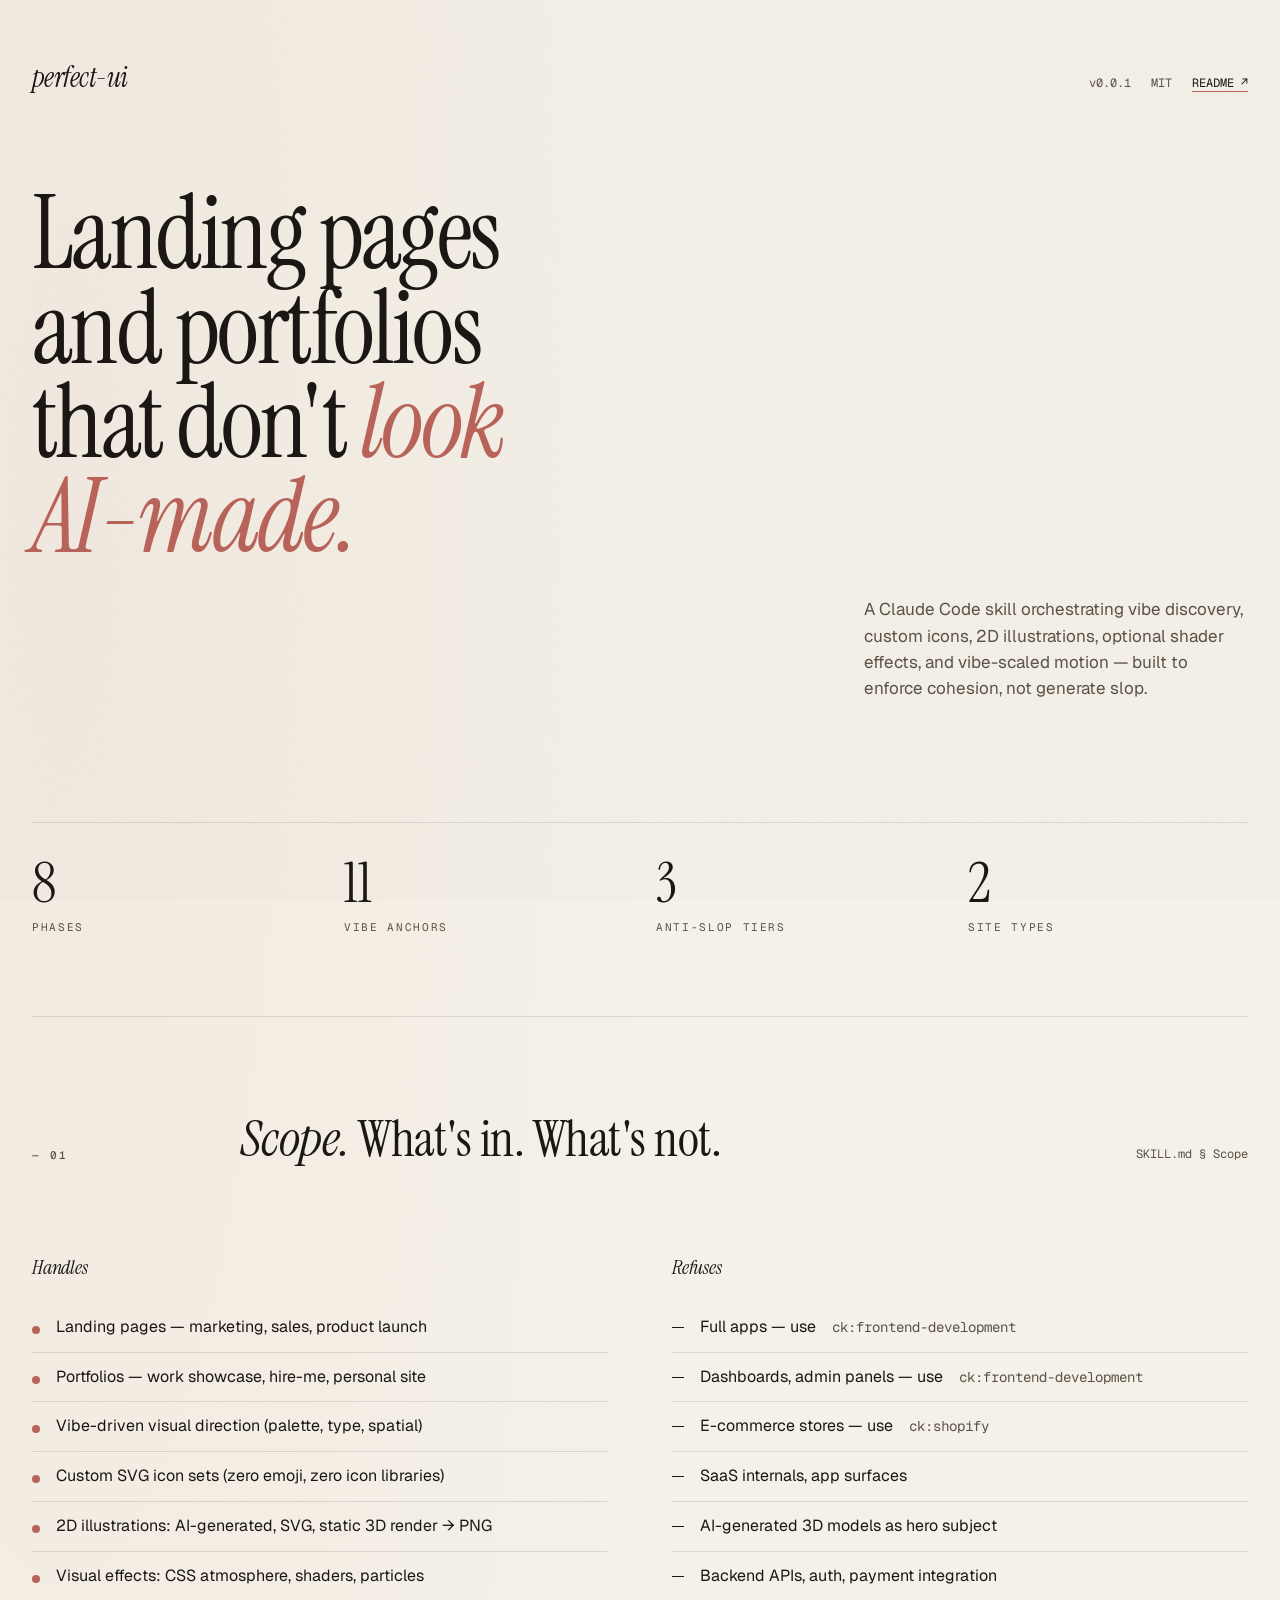
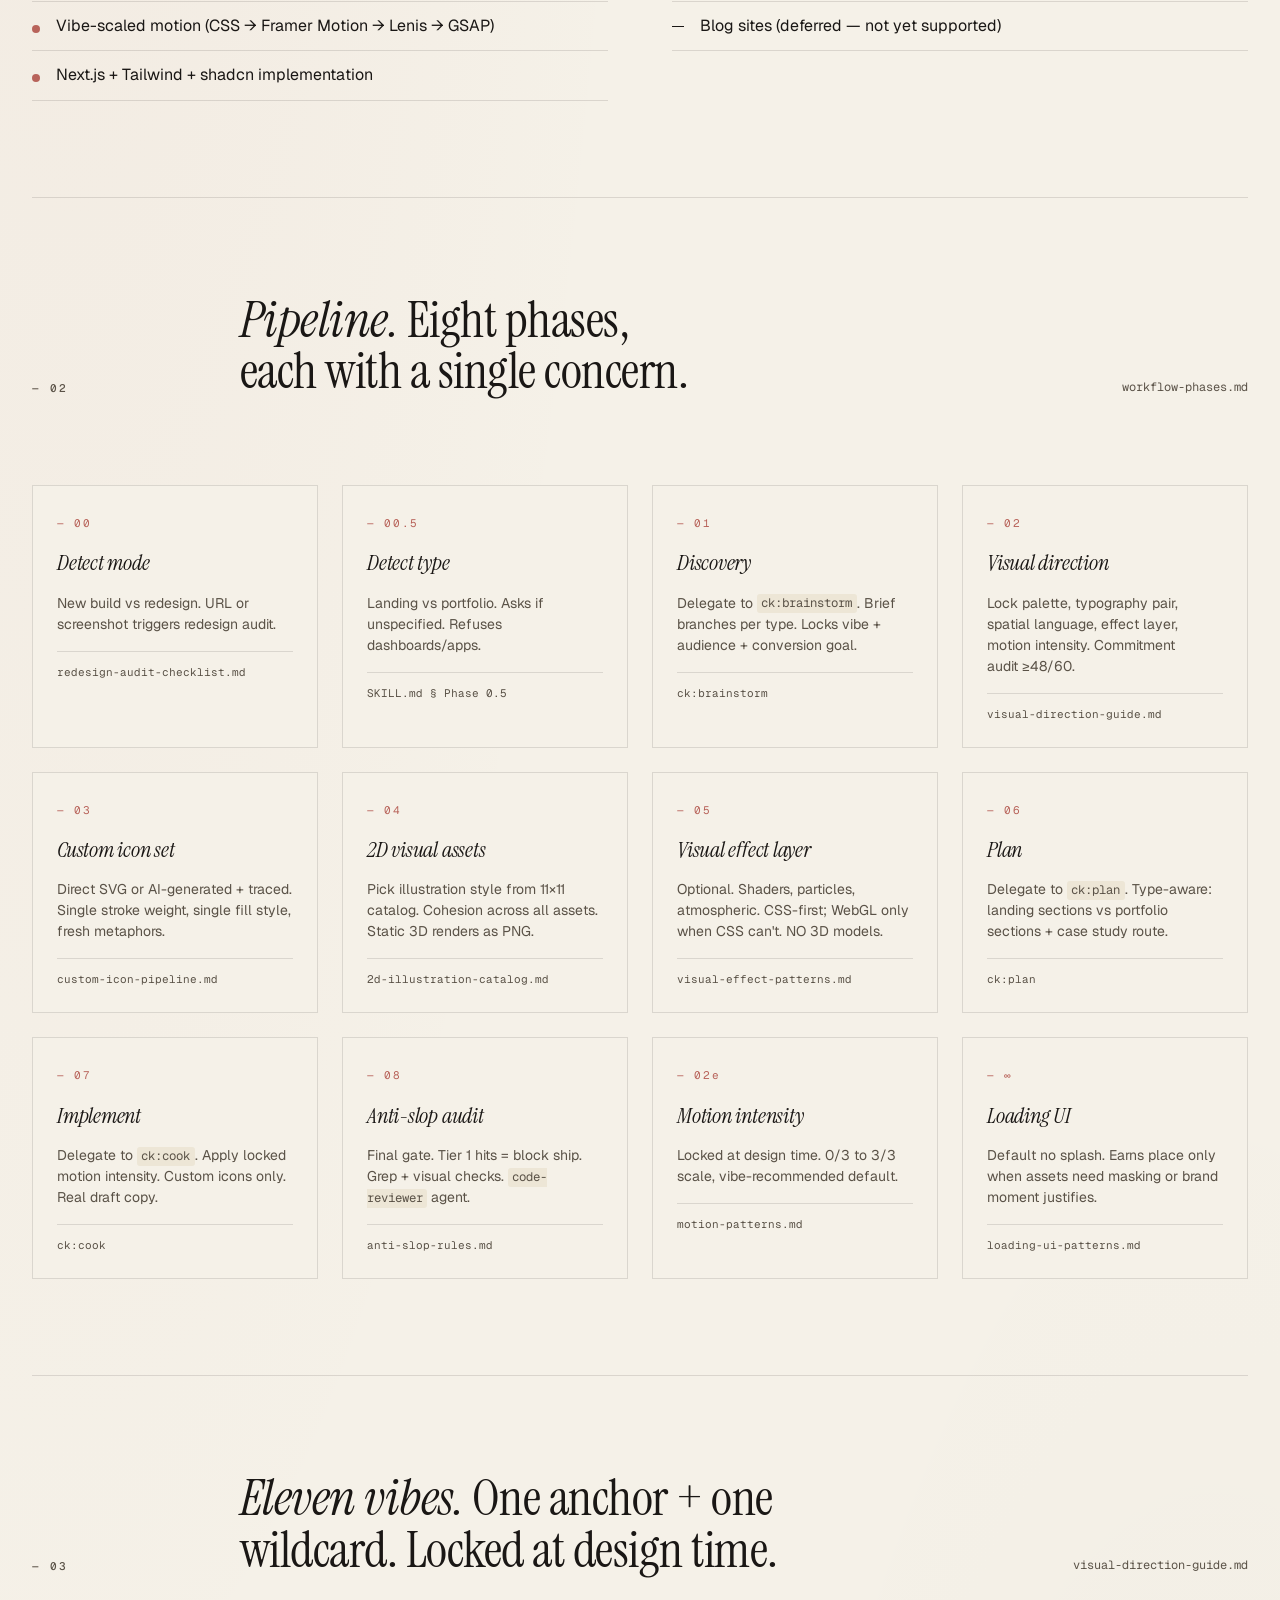
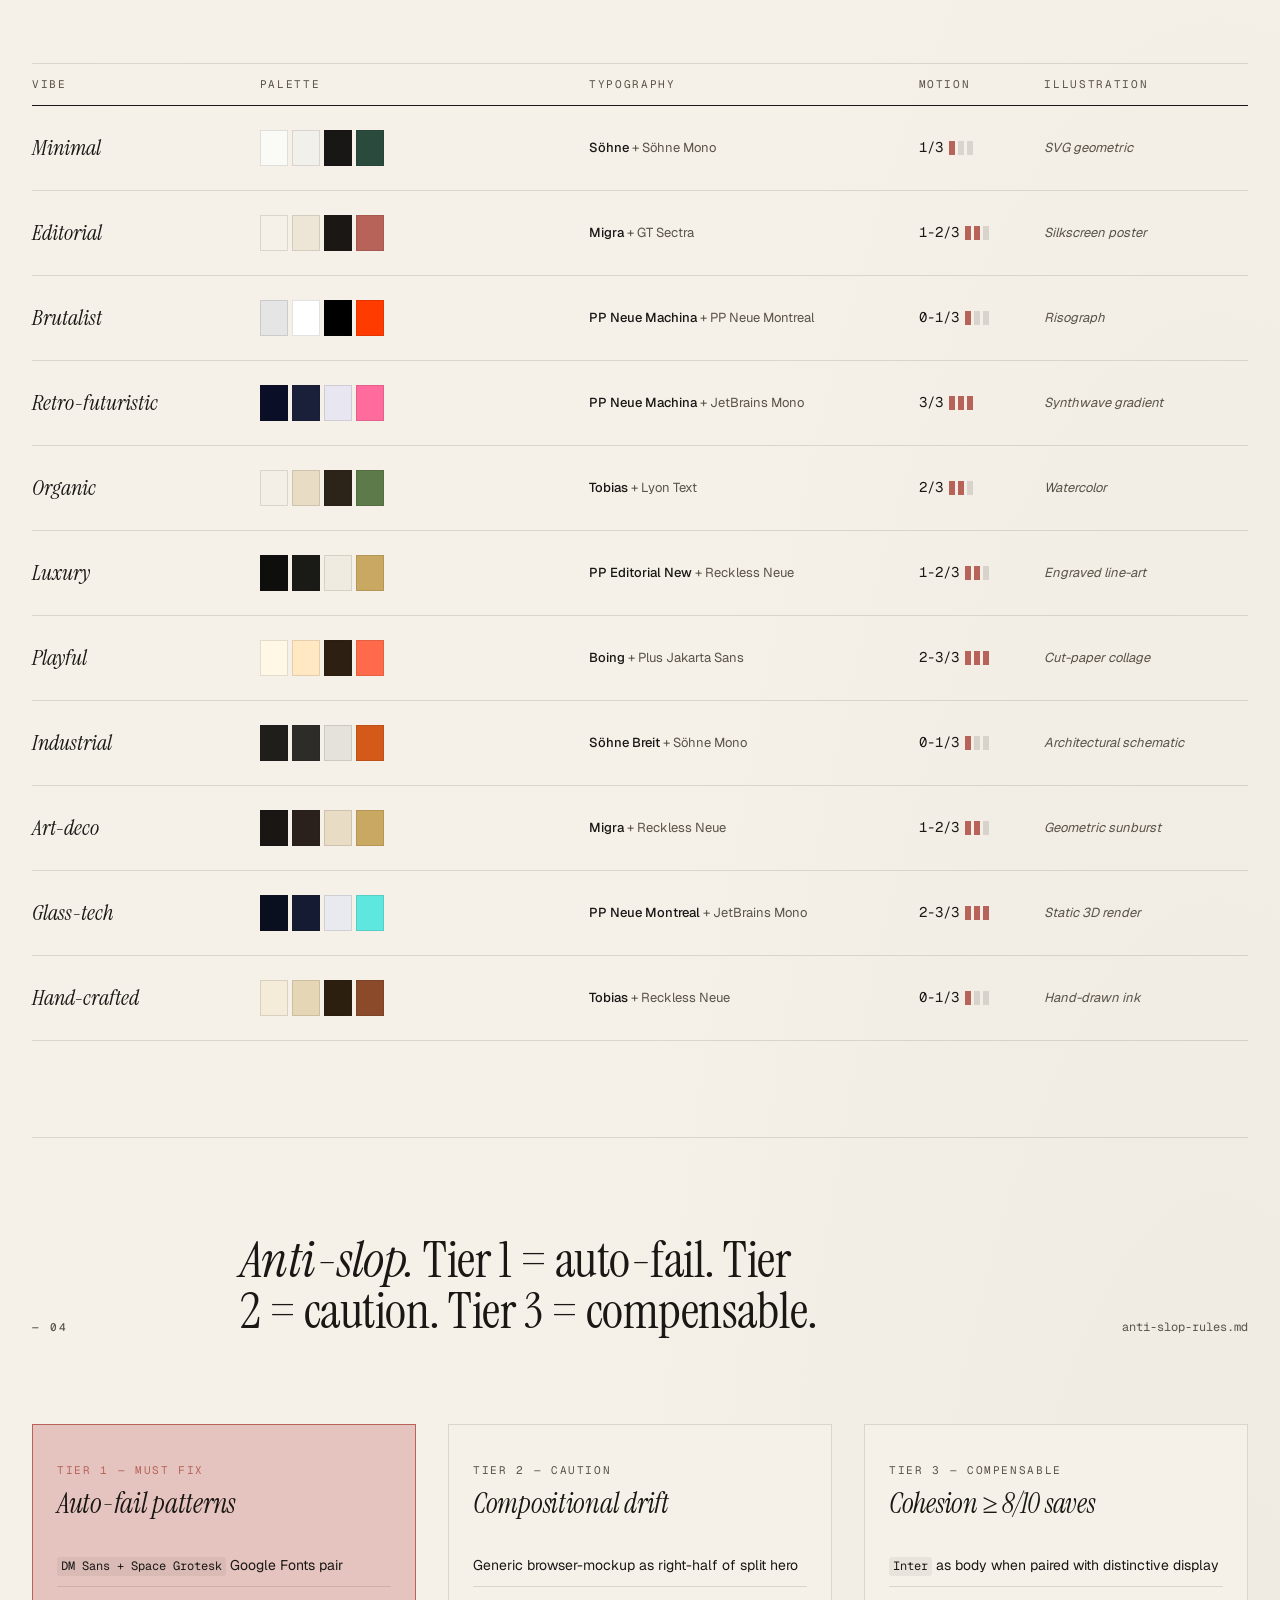
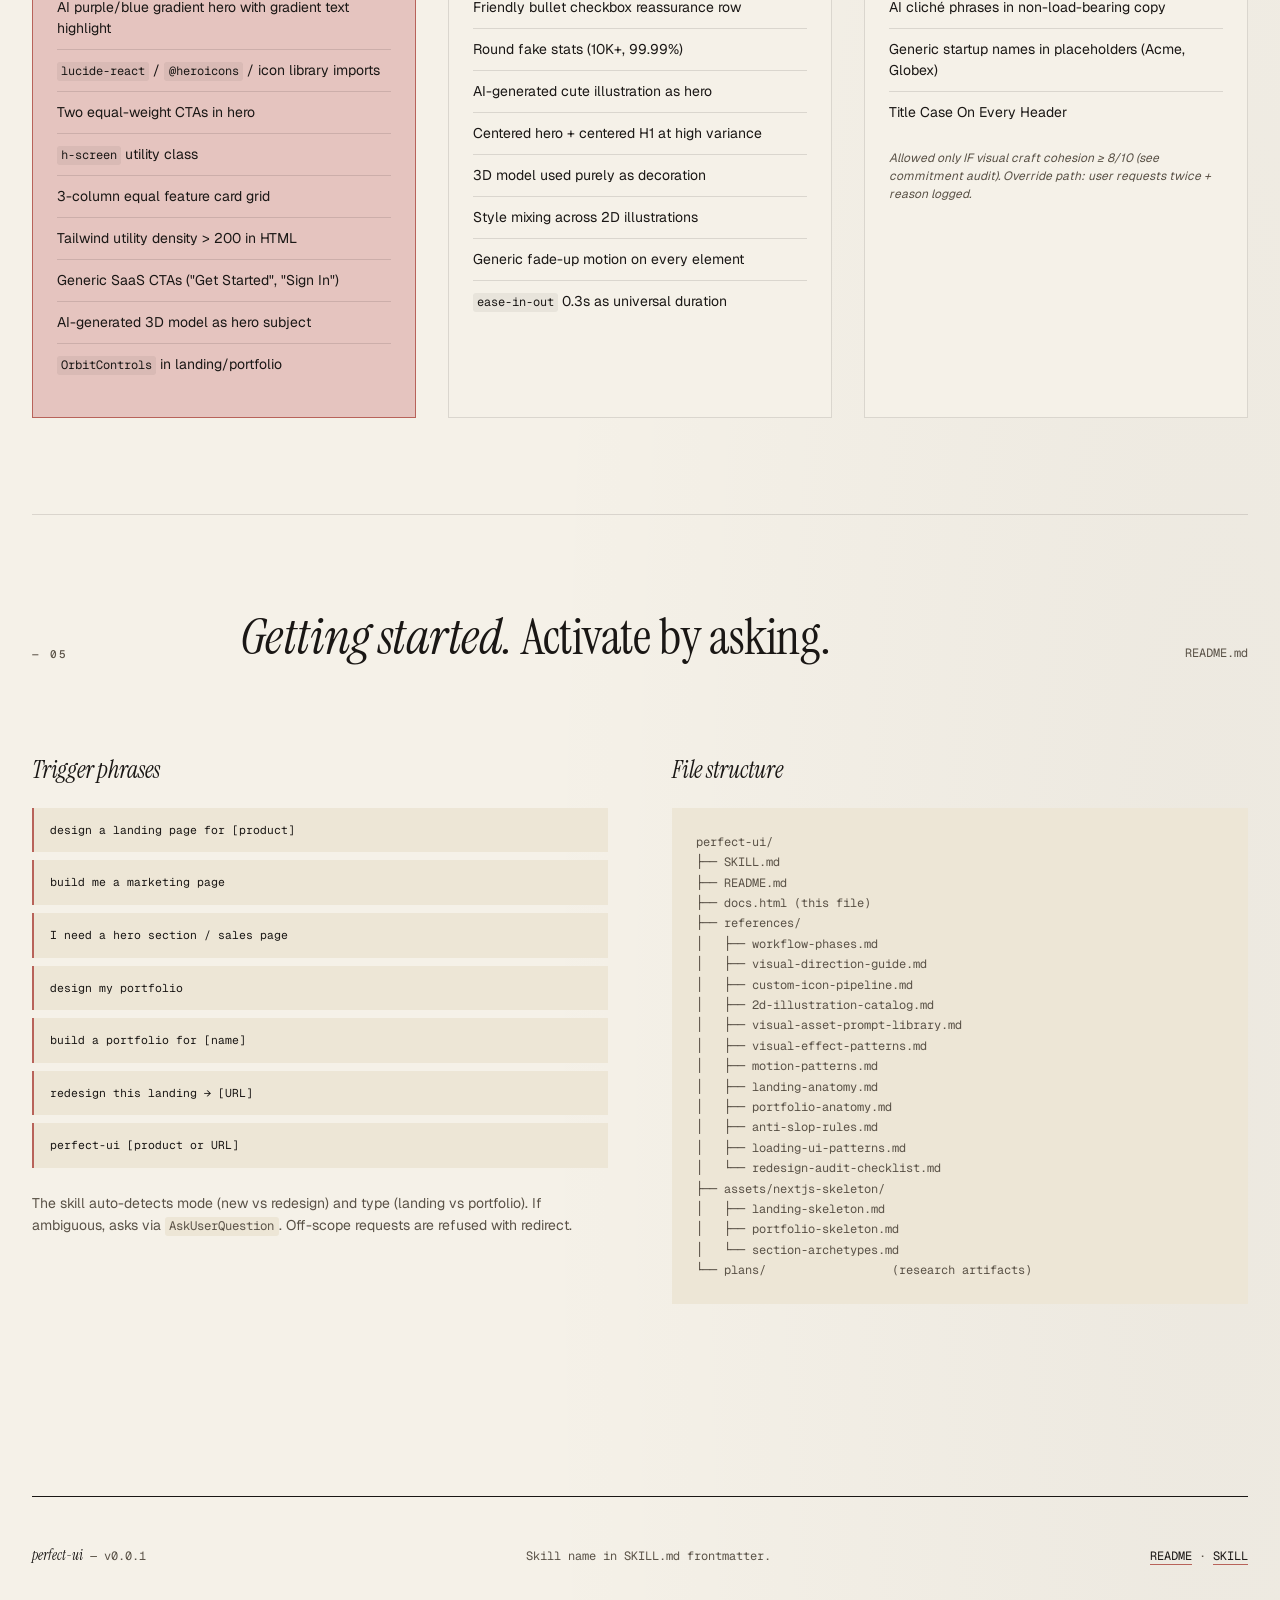
<file: docs.html>
<!DOCTYPE html>
<html lang="en">
<head>
<meta charset="UTF-8" />
<meta name="viewport" content="width=device-width, initial-scale=1.0" />
<title>perfect-ui — Landing pages and portfolios that don't look AI-made</title>
<meta name="description" content="A Claude Code skill that orchestrates vibe-driven design of cohesive landing pages and portfolios. Anti-slop enforcement, custom icons, 2D-first visual craft, vibe-scaled motion." />
<link rel="preconnect" href="https://fonts.googleapis.com" />
<link rel="preconnect" href="https://fonts.gstatic.com" crossorigin />
<link href="https://fonts.googleapis.com/css2?family=Instrument+Serif:ital@0;1&family=Geist:wght@400;500;600;700&family=Geist+Mono:wght@400;500&display=swap" rel="stylesheet" />
<style>
  :root {
    --bg: #F5F1E8;
    --bg-muted: #EDE6D6;
    --ink: #1A1715;
    --ink-muted: #5A5247;
    --accent: #B8635A;
    --accent-soft: #E5C4BF;
    --rule: rgba(26, 23, 21, 0.12);
    --font-display: 'Instrument Serif', Georgia, serif;
    --font-body: 'Geist', system-ui, sans-serif;
    --font-mono: 'Geist Mono', ui-monospace, monospace;
  }

  *, *::before, *::after { box-sizing: border-box; }
  html { scroll-behavior: smooth; }

  body {
    margin: 0;
    background: var(--bg);
    color: var(--ink);
    font-family: var(--font-body);
    font-size: 16px;
    line-height: 1.55;
    -webkit-font-smoothing: antialiased;
    text-rendering: optimizeLegibility;
    background-image:
      radial-gradient(at 5% 8%, rgba(184, 99, 90, 0.05), transparent 35%),
      radial-gradient(at 95% 92%, rgba(26, 23, 21, 0.04), transparent 40%);
  }

  /* Subtle grain overlay */
  body::after {
    content: '';
    position: fixed; inset: 0;
    pointer-events: none;
    opacity: 0.025;
    mix-blend-mode: multiply;
    z-index: 1;
    background-image: url("data:image/svg+xml;utf8,<svg xmlns='http://www.w3.org/2000/svg' width='160' height='160'><filter id='n'><feTurbulence type='fractalNoise' baseFrequency='0.85' numOctaves='2' stitchTiles='stitch'/><feColorMatrix values='0 0 0 0 0 0 0 0 0 0 0 0 0 0 0 0 0 0 0.6 0'/></filter><rect width='160' height='160' filter='url(%23n)'/></svg>");
  }

  h1, h2, h3, h4 {
    font-family: var(--font-display);
    font-weight: 400;
    letter-spacing: -0.01em;
    text-wrap: balance;
    margin: 0;
  }
  p { margin: 0; text-wrap: pretty; }
  a {
    color: var(--ink);
    text-decoration: underline;
    text-decoration-color: var(--accent);
    text-decoration-thickness: 1px;
    text-underline-offset: 4px;
    transition: color 0.3s cubic-bezier(0.16, 1, 0.3, 1);
  }
  a:hover { color: var(--accent); }

  code {
    font-family: var(--font-mono);
    font-size: 0.88em;
    background: var(--bg-muted);
    padding: 0.1em 0.35em;
    border-radius: 3px;
  }

  /* Layout */
  .container {
    max-width: 1280px;
    margin: 0 auto;
    padding: 0 32px;
    position: relative;
    z-index: 2;
  }
  .grid-12 { display: grid; grid-template-columns: repeat(12, 1fr); gap: 32px; }
  section { padding: 96px 0; border-top: 1px solid var(--rule); }
  section:first-of-type { border-top: 0; padding-top: 56px; }

  /* Section label */
  .label {
    font-family: var(--font-mono);
    font-size: 11px;
    font-weight: 500;
    letter-spacing: 0.18em;
    text-transform: uppercase;
    color: var(--ink-muted);
  }

  /* HERO */
  .hero { padding: 56px 0 80px; }
  .hero-head {
    display: flex;
    justify-content: space-between;
    align-items: baseline;
    margin-bottom: 88px;
    gap: 24px;
    flex-wrap: wrap;
  }
  .wordmark {
    font-family: var(--font-display);
    font-style: italic;
    font-size: 28px;
    letter-spacing: -0.02em;
  }
  .meta {
    font-family: var(--font-mono);
    font-size: 12px;
    color: var(--ink-muted);
    display: flex; gap: 20px;
  }
  .h1 {
    font-size: clamp(48px, 8vw, 116px);
    line-height: 0.92;
    letter-spacing: -0.025em;
    grid-column: 1 / span 9;
  }
  .h1 em { color: var(--accent); font-style: italic; }
  .hero-sub {
    grid-column: 9 / span 4;
    align-self: end;
    font-size: 17px;
    color: var(--ink-muted);
    max-width: 36ch;
  }
  .hero-stats {
    margin-top: 88px;
    grid-column: 1 / span 12;
    display: grid;
    grid-template-columns: repeat(4, 1fr);
    gap: 32px;
    border-top: 1px solid var(--rule);
    padding-top: 32px;
  }
  .stat-num {
    font-family: var(--font-display);
    font-size: 56px;
    line-height: 1;
  }
  .stat-label {
    font-family: var(--font-mono);
    font-size: 11px;
    text-transform: uppercase;
    letter-spacing: 0.15em;
    color: var(--ink-muted);
    margin-top: 8px;
  }

  /* Section header pattern */
  .sec-head { grid-column: 1 / span 12; margin-bottom: 56px; display: grid; grid-template-columns: repeat(12, 1fr); gap: 32px; align-items: end; }
  .sec-head .label { grid-column: 1 / span 2; }
  .sec-head h2 { grid-column: 3 / span 7; font-size: clamp(32px, 4vw, 56px); line-height: 1; }
  .sec-head .sec-meta { grid-column: 11 / span 2; font-family: var(--font-mono); font-size: 12px; color: var(--ink-muted); text-align: right; }

  /* SCOPE */
  .scope-grid { grid-column: 1 / span 12; display: grid; grid-template-columns: 1fr 1fr; gap: 64px; align-items: start; }
  .scope-col h3 { font-size: 20px; margin-bottom: 20px; font-style: italic; }
  .scope-col ul { list-style: none; padding: 0; margin: 0; }
  .scope-col li {
    padding: 12px 0;
    border-bottom: 1px solid var(--rule);
    display: flex; gap: 16px; align-items: baseline;
  }
  .scope-col li::before {
    content: '';
    display: inline-block;
    width: 8px; height: 8px;
    flex-shrink: 0;
  }
  .scope-handles li::before { background: var(--accent); border-radius: 50%; transform: translateY(2px); }
  .scope-rejects li::before { width: 12px; height: 1px; background: var(--ink); transform: translateY(-4px); }
  .scope-col li code { background: transparent; padding: 0; color: var(--ink-muted); }

  /* PIPELINE */
  .pipeline { grid-column: 1 / span 12; display: grid; grid-template-columns: repeat(4, 1fr); gap: 24px; }
  .phase {
    border: 1px solid var(--rule);
    padding: 24px;
    background: var(--bg);
    position: relative;
    transition: border-color 0.3s cubic-bezier(0.16, 1, 0.3, 1);
  }
  .phase:hover { border-color: var(--accent); }
  .phase-num {
    font-family: var(--font-mono);
    font-size: 11px;
    color: var(--accent);
    letter-spacing: 0.15em;
  }
  .phase h3 {
    font-size: 22px;
    margin: 12px 0 12px;
    font-style: italic;
  }
  .phase p {
    font-size: 14px;
    color: var(--ink-muted);
    line-height: 1.5;
    margin-bottom: 16px;
  }
  .phase .ref {
    font-family: var(--font-mono);
    font-size: 11px;
    color: var(--ink-muted);
    border-top: 1px solid var(--rule);
    padding-top: 12px;
    display: block;
  }

  /* VIBES */
  .vibes { grid-column: 1 / span 12; }
  .vibe-row {
    display: grid;
    grid-template-columns: 2fr 3fr 3fr 1fr 2fr;
    gap: 24px;
    padding: 24px 0;
    border-bottom: 1px solid var(--rule);
    align-items: center;
  }
  .vibe-row:first-child {
    border-top: 1px solid var(--rule);
    border-bottom: 1px solid var(--ink);
    font-family: var(--font-mono);
    font-size: 11px;
    text-transform: uppercase;
    letter-spacing: 0.15em;
    color: var(--ink-muted);
    padding: 12px 0;
  }
  .vibe-name {
    font-family: var(--font-display);
    font-size: 22px;
    font-style: italic;
  }
  .swatches { display: flex; gap: 4px; }
  .swatch {
    width: 28px; height: 36px;
    border: 1px solid var(--rule);
  }
  .vibe-fonts { font-size: 13px; color: var(--ink-muted); line-height: 1.4; }
  .vibe-fonts strong { color: var(--ink); font-weight: 500; }
  .intensity {
    font-family: var(--font-mono);
    font-size: 14px;
    color: var(--ink);
  }
  .intensity-bar { display: inline-flex; gap: 3px; vertical-align: middle; margin-left: 6px; }
  .intensity-bar span {
    display: block;
    width: 6px; height: 14px;
    background: var(--rule);
  }
  .intensity-bar span.on { background: var(--accent); }
  .vibe-illustration { font-size: 13px; color: var(--ink-muted); font-style: italic; }

  /* ANTI-SLOP TIERS */
  .tiers { grid-column: 1 / span 12; display: grid; grid-template-columns: repeat(3, 1fr); gap: 32px; }
  .tier {
    border: 1px solid var(--rule);
    padding: 32px 24px;
    background: var(--bg);
    position: relative;
  }
  .tier-1 { border-color: var(--accent); background: var(--accent-soft); }
  .tier h3 {
    font-size: 28px;
    margin-bottom: 8px;
    font-style: italic;
  }
  .tier-tag {
    font-family: var(--font-mono);
    font-size: 11px;
    text-transform: uppercase;
    letter-spacing: 0.15em;
    color: var(--ink-muted);
  }
  .tier-1 .tier-tag { color: var(--accent); }
  .tier ul { list-style: none; padding: 0; margin: 20px 0 0; }
  .tier li {
    padding: 10px 0;
    border-bottom: 1px solid var(--rule);
    font-size: 14px;
    line-height: 1.5;
  }
  .tier li:last-child { border-bottom: none; }
  .tier li code {
    background: rgba(26, 23, 21, 0.06);
    font-size: 12px;
  }

  /* GETTING STARTED */
  .start-grid { grid-column: 1 / span 12; display: grid; grid-template-columns: 1fr 1fr; gap: 64px; }
  .start-col h3 { font-size: 24px; font-style: italic; margin-bottom: 20px; }
  .triggers, .files {
    font-family: var(--font-mono);
    font-size: 13px;
    line-height: 1.8;
  }
  .triggers code { display: block; background: var(--bg-muted); padding: 12px 16px; margin-bottom: 8px; border-left: 2px solid var(--accent); border-radius: 0; }
  .files {
    background: var(--bg-muted);
    padding: 24px;
    color: var(--ink-muted);
    line-height: 1.7;
    white-space: pre;
    font-size: 12px;
    overflow-x: auto;
  }

  /* FOOTER */
  footer {
    padding: 48px 0;
    border-top: 1px solid var(--ink);
    margin-top: 96px;
  }
  .foot-row {
    display: flex; justify-content: space-between;
    align-items: baseline; flex-wrap: wrap;
    gap: 16px;
    font-family: var(--font-mono);
    font-size: 12px;
    color: var(--ink-muted);
  }
  .foot-row span em {
    font-family: var(--font-display);
    font-style: italic;
    color: var(--ink);
    font-size: 14px;
  }

  /* Responsive */
  @media (max-width: 900px) {
    .container { padding: 0 20px; }
    .h1 { grid-column: 1 / span 12; }
    .hero-sub { grid-column: 1 / span 12; margin-top: 24px; }
    .hero-stats { grid-template-columns: repeat(2, 1fr); }
    .sec-head { display: block; }
    .sec-head .label, .sec-head h2, .sec-head .sec-meta { grid-column: 1 / -1; text-align: left; }
    .sec-head h2 { margin-top: 8px; }
    .scope-grid, .start-grid { grid-template-columns: 1fr; gap: 48px; }
    .pipeline, .tiers { grid-template-columns: 1fr; }
    .vibe-row { grid-template-columns: 1fr; gap: 8px; padding: 20px 0; }
    .vibe-row:first-child { display: none; }
    section { padding: 64px 0; }
  }

  @media (prefers-reduced-motion: reduce) {
    *, *::before, *::after {
      animation-duration: 0.01ms !important;
      transition-duration: 0.01ms !important;
      scroll-behavior: auto !important;
    }
  }
</style>
</head>
<body>

<div class="container">

  <!-- HERO -->
  <section class="hero" aria-label="Hero">
    <div class="hero-head">
      <span class="wordmark">perfect-ui</span>
      <span class="meta">
        <span>v0.0.1</span>
        <span>MIT</span>
        <a href="README.md">README ↗</a>
      </span>
    </div>
    <div class="grid-12">
      <h1 class="h1">Landing pages<br />and portfolios<br />that don't <em>look<br/>AI-made.</em></h1>
      <p class="hero-sub">A Claude Code skill orchestrating vibe discovery, custom icons, 2D illustrations, optional shader effects, and vibe-scaled motion — built to enforce cohesion, not generate slop.</p>

      <div class="hero-stats">
        <div>
          <div class="stat-num">8</div>
          <div class="stat-label">Phases</div>
        </div>
        <div>
          <div class="stat-num">11</div>
          <div class="stat-label">Vibe anchors</div>
        </div>
        <div>
          <div class="stat-num">3</div>
          <div class="stat-label">Anti-slop tiers</div>
        </div>
        <div>
          <div class="stat-num">2</div>
          <div class="stat-label">Site types</div>
        </div>
      </div>
    </div>
  </section>

  <!-- SCOPE -->
  <section aria-label="Scope">
    <div class="grid-12">
      <div class="sec-head">
        <span class="label">— 01</span>
        <h2><em>Scope.</em> What's in. What's not.</h2>
        <span class="sec-meta">SKILL.md § Scope</span>
      </div>
      <div class="scope-grid">
        <div class="scope-col scope-handles">
          <h3>Handles</h3>
          <ul>
            <li>Landing pages — marketing, sales, product launch</li>
            <li>Portfolios — work showcase, hire-me, personal site</li>
            <li>Vibe-driven visual direction (palette, type, spatial)</li>
            <li>Custom SVG icon sets (zero emoji, zero icon libraries)</li>
            <li>2D illustrations: AI-generated, SVG, static 3D render → PNG</li>
            <li>Visual effects: CSS atmosphere, shaders, particles</li>
            <li>Vibe-scaled motion (CSS → Framer Motion → Lenis → GSAP)</li>
            <li>Next.js + Tailwind + shadcn implementation</li>
          </ul>
        </div>
        <div class="scope-col scope-rejects">
          <h3>Refuses</h3>
          <ul>
            <li>Full apps — use <code>ck:frontend-development</code></li>
            <li>Dashboards, admin panels — use <code>ck:frontend-development</code></li>
            <li>E-commerce stores — use <code>ck:shopify</code></li>
            <li>SaaS internals, app surfaces</li>
            <li>AI-generated 3D models as hero subject</li>
            <li>Backend APIs, auth, payment integration</li>
            <li>Blog sites (deferred — not yet supported)</li>
          </ul>
        </div>
      </div>
    </div>
  </section>

  <!-- PIPELINE -->
  <section aria-label="Pipeline">
    <div class="grid-12">
      <div class="sec-head">
        <span class="label">— 02</span>
        <h2><em>Pipeline.</em> Eight phases, each with a single concern.</h2>
        <span class="sec-meta">workflow-phases.md</span>
      </div>

      <div class="pipeline">

        <div class="phase">
          <span class="phase-num">— 00</span>
          <h3>Detect mode</h3>
          <p>New build vs redesign. URL or screenshot triggers redesign audit.</p>
          <span class="ref">redesign-audit-checklist.md</span>
        </div>

        <div class="phase">
          <span class="phase-num">— 00.5</span>
          <h3>Detect type</h3>
          <p>Landing vs portfolio. Asks if unspecified. Refuses dashboards/apps.</p>
          <span class="ref">SKILL.md § Phase 0.5</span>
        </div>

        <div class="phase">
          <span class="phase-num">— 01</span>
          <h3>Discovery</h3>
          <p>Delegate to <code>ck:brainstorm</code>. Brief branches per type. Locks vibe + audience + conversion goal.</p>
          <span class="ref">ck:brainstorm</span>
        </div>

        <div class="phase">
          <span class="phase-num">— 02</span>
          <h3>Visual direction</h3>
          <p>Lock palette, typography pair, spatial language, effect layer, motion intensity. Commitment audit ≥48/60.</p>
          <span class="ref">visual-direction-guide.md</span>
        </div>

        <div class="phase">
          <span class="phase-num">— 03</span>
          <h3>Custom icon set</h3>
          <p>Direct SVG or AI-generated + traced. Single stroke weight, single fill style, fresh metaphors.</p>
          <span class="ref">custom-icon-pipeline.md</span>
        </div>

        <div class="phase">
          <span class="phase-num">— 04</span>
          <h3>2D visual assets</h3>
          <p>Pick illustration style from 11×11 catalog. Cohesion across all assets. Static 3D renders as PNG.</p>
          <span class="ref">2d-illustration-catalog.md</span>
        </div>

        <div class="phase">
          <span class="phase-num">— 05</span>
          <h3>Visual effect layer</h3>
          <p>Optional. Shaders, particles, atmospheric. CSS-first; WebGL only when CSS can't. NO 3D models.</p>
          <span class="ref">visual-effect-patterns.md</span>
        </div>

        <div class="phase">
          <span class="phase-num">— 06</span>
          <h3>Plan</h3>
          <p>Delegate to <code>ck:plan</code>. Type-aware: landing sections vs portfolio sections + case study route.</p>
          <span class="ref">ck:plan</span>
        </div>

        <div class="phase">
          <span class="phase-num">— 07</span>
          <h3>Implement</h3>
          <p>Delegate to <code>ck:cook</code>. Apply locked motion intensity. Custom icons only. Real draft copy.</p>
          <span class="ref">ck:cook</span>
        </div>

        <div class="phase">
          <span class="phase-num">— 08</span>
          <h3>Anti-slop audit</h3>
          <p>Final gate. Tier 1 hits = block ship. Grep + visual checks. <code>code-reviewer</code> agent.</p>
          <span class="ref">anti-slop-rules.md</span>
        </div>

        <div class="phase">
          <span class="phase-num">— 02e</span>
          <h3>Motion intensity</h3>
          <p>Locked at design time. 0/3 to 3/3 scale, vibe-recommended default.</p>
          <span class="ref">motion-patterns.md</span>
        </div>

        <div class="phase">
          <span class="phase-num">— ∞</span>
          <h3>Loading UI</h3>
          <p>Default no splash. Earns place only when assets need masking or brand moment justifies.</p>
          <span class="ref">loading-ui-patterns.md</span>
        </div>

      </div>
    </div>
  </section>

  <!-- VIBES -->
  <section aria-label="Vibes">
    <div class="grid-12">
      <div class="sec-head">
        <span class="label">— 03</span>
        <h2><em>Eleven vibes.</em> One anchor + one wildcard. Locked at design time.</h2>
        <span class="sec-meta">visual-direction-guide.md</span>
      </div>

      <div class="vibes">
        <div class="vibe-row">
          <div>Vibe</div>
          <div>Palette</div>
          <div>Typography</div>
          <div>Motion</div>
          <div>Illustration</div>
        </div>

        <div class="vibe-row">
          <div class="vibe-name">Minimal</div>
          <div class="swatches"><span class="swatch" style="background:#FAFAF7"></span><span class="swatch" style="background:#F1F0EB"></span><span class="swatch" style="background:#181715"></span><span class="swatch" style="background:#2A4A3E"></span></div>
          <div class="vibe-fonts"><strong>Söhne</strong> + Söhne Mono</div>
          <div class="intensity">1/3<span class="intensity-bar"><span class="on"></span><span></span><span></span></span></div>
          <div class="vibe-illustration">SVG geometric</div>
        </div>

        <div class="vibe-row">
          <div class="vibe-name">Editorial</div>
          <div class="swatches"><span class="swatch" style="background:#F5F1E8"></span><span class="swatch" style="background:#EDE6D6"></span><span class="swatch" style="background:#1A1715"></span><span class="swatch" style="background:#B8635A"></span></div>
          <div class="vibe-fonts"><strong>Migra</strong> + GT Sectra</div>
          <div class="intensity">1-2/3<span class="intensity-bar"><span class="on"></span><span class="on"></span><span></span></span></div>
          <div class="vibe-illustration">Silkscreen poster</div>
        </div>

        <div class="vibe-row">
          <div class="vibe-name">Brutalist</div>
          <div class="swatches"><span class="swatch" style="background:#E5E5E5"></span><span class="swatch" style="background:#FFFFFF"></span><span class="swatch" style="background:#000000"></span><span class="swatch" style="background:#FF3B00"></span></div>
          <div class="vibe-fonts"><strong>PP Neue Machina</strong> + PP Neue Montreal</div>
          <div class="intensity">0-1/3<span class="intensity-bar"><span class="on"></span><span></span><span></span></span></div>
          <div class="vibe-illustration">Risograph</div>
        </div>

        <div class="vibe-row">
          <div class="vibe-name">Retro-futuristic</div>
          <div class="swatches"><span class="swatch" style="background:#0A0E27"></span><span class="swatch" style="background:#1A1F3A"></span><span class="swatch" style="background:#E8E6F0"></span><span class="swatch" style="background:#FF6B9D"></span></div>
          <div class="vibe-fonts"><strong>PP Neue Machina</strong> + JetBrains Mono</div>
          <div class="intensity">3/3<span class="intensity-bar"><span class="on"></span><span class="on"></span><span class="on"></span></span></div>
          <div class="vibe-illustration">Synthwave gradient</div>
        </div>

        <div class="vibe-row">
          <div class="vibe-name">Organic</div>
          <div class="swatches"><span class="swatch" style="background:#F4EFE6"></span><span class="swatch" style="background:#E8DCC4"></span><span class="swatch" style="background:#2C2418"></span><span class="swatch" style="background:#5C7A4A"></span></div>
          <div class="vibe-fonts"><strong>Tobias</strong> + Lyon Text</div>
          <div class="intensity">2/3<span class="intensity-bar"><span class="on"></span><span class="on"></span><span></span></span></div>
          <div class="vibe-illustration">Watercolor</div>
        </div>

        <div class="vibe-row">
          <div class="vibe-name">Luxury</div>
          <div class="swatches"><span class="swatch" style="background:#0E0E0C"></span><span class="swatch" style="background:#1A1A17"></span><span class="swatch" style="background:#F0EBE0"></span><span class="swatch" style="background:#C9A961"></span></div>
          <div class="vibe-fonts"><strong>PP Editorial New</strong> + Reckless Neue</div>
          <div class="intensity">1-2/3<span class="intensity-bar"><span class="on"></span><span class="on"></span><span></span></span></div>
          <div class="vibe-illustration">Engraved line-art</div>
        </div>

        <div class="vibe-row">
          <div class="vibe-name">Playful</div>
          <div class="swatches"><span class="swatch" style="background:#FFF8E7"></span><span class="swatch" style="background:#FFE8C2"></span><span class="swatch" style="background:#2D1F12"></span><span class="swatch" style="background:#FF6B4A"></span></div>
          <div class="vibe-fonts"><strong>Boing</strong> + Plus Jakarta Sans</div>
          <div class="intensity">2-3/3<span class="intensity-bar"><span class="on"></span><span class="on"></span><span class="on"></span></span></div>
          <div class="vibe-illustration">Cut-paper collage</div>
        </div>

        <div class="vibe-row">
          <div class="vibe-name">Industrial</div>
          <div class="swatches"><span class="swatch" style="background:#1F1E1B"></span><span class="swatch" style="background:#2D2C28"></span><span class="swatch" style="background:#E5E2DC"></span><span class="swatch" style="background:#D45A1A"></span></div>
          <div class="vibe-fonts"><strong>Söhne Breit</strong> + Söhne Mono</div>
          <div class="intensity">0-1/3<span class="intensity-bar"><span class="on"></span><span></span><span></span></span></div>
          <div class="vibe-illustration">Architectural schematic</div>
        </div>

        <div class="vibe-row">
          <div class="vibe-name">Art-deco</div>
          <div class="swatches"><span class="swatch" style="background:#1A1614"></span><span class="swatch" style="background:#2A211C"></span><span class="swatch" style="background:#E8DCC4"></span><span class="swatch" style="background:#C9A961"></span></div>
          <div class="vibe-fonts"><strong>Migra</strong> + Reckless Neue</div>
          <div class="intensity">1-2/3<span class="intensity-bar"><span class="on"></span><span class="on"></span><span></span></span></div>
          <div class="vibe-illustration">Geometric sunburst</div>
        </div>

        <div class="vibe-row">
          <div class="vibe-name">Glass-tech</div>
          <div class="swatches"><span class="swatch" style="background:#0A0F1F"></span><span class="swatch" style="background:#141B33"></span><span class="swatch" style="background:#E8EAF0"></span><span class="swatch" style="background:#5EE7DF"></span></div>
          <div class="vibe-fonts"><strong>PP Neue Montreal</strong> + JetBrains Mono</div>
          <div class="intensity">2-3/3<span class="intensity-bar"><span class="on"></span><span class="on"></span><span class="on"></span></span></div>
          <div class="vibe-illustration">Static 3D render</div>
        </div>

        <div class="vibe-row">
          <div class="vibe-name">Hand-crafted</div>
          <div class="swatches"><span class="swatch" style="background:#F4ECD8"></span><span class="swatch" style="background:#E5D6B5"></span><span class="swatch" style="background:#2C1F0F"></span><span class="swatch" style="background:#8B4A2A"></span></div>
          <div class="vibe-fonts"><strong>Tobias</strong> + Reckless Neue</div>
          <div class="intensity">0-1/3<span class="intensity-bar"><span class="on"></span><span></span><span></span></span></div>
          <div class="vibe-illustration">Hand-drawn ink</div>
        </div>
      </div>
    </div>
  </section>

  <!-- ANTI-SLOP -->
  <section aria-label="Anti-slop tiers">
    <div class="grid-12">
      <div class="sec-head">
        <span class="label">— 04</span>
        <h2><em>Anti-slop.</em> Tier 1 = auto-fail. Tier 2 = caution. Tier 3 = compensable.</h2>
        <span class="sec-meta">anti-slop-rules.md</span>
      </div>

      <div class="tiers">
        <div class="tier tier-1">
          <span class="tier-tag">Tier 1 — Must fix</span>
          <h3>Auto-fail patterns</h3>
          <ul>
            <li><code>DM Sans + Space Grotesk</code> Google Fonts pair</li>
            <li>AI purple/blue gradient hero with gradient text highlight</li>
            <li><code>lucide-react</code> / <code>@heroicons</code> / icon library imports</li>
            <li>Two equal-weight CTAs in hero</li>
            <li><code>h-screen</code> utility class</li>
            <li>3-column equal feature card grid</li>
            <li>Tailwind utility density &gt; 200 in HTML</li>
            <li>Generic SaaS CTAs ("Get Started", "Sign In")</li>
            <li>AI-generated 3D model as hero subject</li>
            <li><code>OrbitControls</code> in landing/portfolio</li>
          </ul>
        </div>

        <div class="tier">
          <span class="tier-tag">Tier 2 — Caution</span>
          <h3>Compositional drift</h3>
          <ul>
            <li>Generic browser-mockup as right-half of split hero</li>
            <li>Friendly bullet checkbox reassurance row</li>
            <li>Round fake stats (10K+, 99.99%)</li>
            <li>AI-generated cute illustration as hero</li>
            <li>Centered hero + centered H1 at high variance</li>
            <li>3D model used purely as decoration</li>
            <li>Style mixing across 2D illustrations</li>
            <li>Generic fade-up motion on every element</li>
            <li><code>ease-in-out</code> 0.3s as universal duration</li>
          </ul>
        </div>

        <div class="tier">
          <span class="tier-tag">Tier 3 — Compensable</span>
          <h3>Cohesion ≥ 8/10 saves</h3>
          <ul>
            <li><code>Inter</code> as body when paired with distinctive display</li>
            <li>AI cliché phrases in non-load-bearing copy</li>
            <li>Generic startup names in placeholders (Acme, Globex)</li>
            <li>Title Case On Every Header</li>
          </ul>
          <p style="font-size: 12px; color: var(--ink-muted); margin-top: 16px; line-height: 1.5; font-style: italic;">
            Allowed only IF visual craft cohesion ≥ 8/10 (see commitment audit). Override path: user requests twice + reason logged.
          </p>
        </div>
      </div>
    </div>
  </section>

  <!-- GETTING STARTED -->
  <section aria-label="Getting started">
    <div class="grid-12">
      <div class="sec-head">
        <span class="label">— 05</span>
        <h2><em>Getting started.</em> Activate by asking.</h2>
        <span class="sec-meta">README.md</span>
      </div>

      <div class="start-grid">
        <div class="start-col">
          <h3>Trigger phrases</h3>
          <div class="triggers">
            <code>design a landing page for [product]</code>
            <code>build me a marketing page</code>
            <code>I need a hero section / sales page</code>
            <code>design my portfolio</code>
            <code>build a portfolio for [name]</code>
            <code>redesign this landing → [URL]</code>
            <code>perfect-ui [product or URL]</code>
          </div>
          <p style="margin-top: 24px; font-size: 14px; color: var(--ink-muted); line-height: 1.6;">
            The skill auto-detects mode (new vs redesign) and type (landing vs portfolio). If ambiguous, asks via <code>AskUserQuestion</code>. Off-scope requests are refused with redirect.
          </p>
        </div>

        <div class="start-col">
          <h3>File structure</h3>
          <div class="files">perfect-ui/
├── SKILL.md
├── README.md
├── docs.html (this file)
├── references/
│   ├── workflow-phases.md
│   ├── visual-direction-guide.md
│   ├── custom-icon-pipeline.md
│   ├── 2d-illustration-catalog.md
│   ├── visual-asset-prompt-library.md
│   ├── visual-effect-patterns.md
│   ├── motion-patterns.md
│   ├── landing-anatomy.md
│   ├── portfolio-anatomy.md
│   ├── anti-slop-rules.md
│   ├── loading-ui-patterns.md
│   └── redesign-audit-checklist.md
├── assets/nextjs-skeleton/
│   ├── landing-skeleton.md
│   ├── portfolio-skeleton.md
│   └── section-archetypes.md
└── plans/                  (research artifacts)</div>
        </div>
      </div>
    </div>
  </section>

  <!-- FOOTER -->
  <footer>
    <div class="foot-row">
      <span><em>perfect-ui</em> — v0.0.1</span>
      <span>Skill name in SKILL.md frontmatter.</span>
      <span><a href="README.md">README</a> · <a href="SKILL.md">SKILL</a></span>
    </div>
  </footer>

</div>

</body>
</html>
</file>
